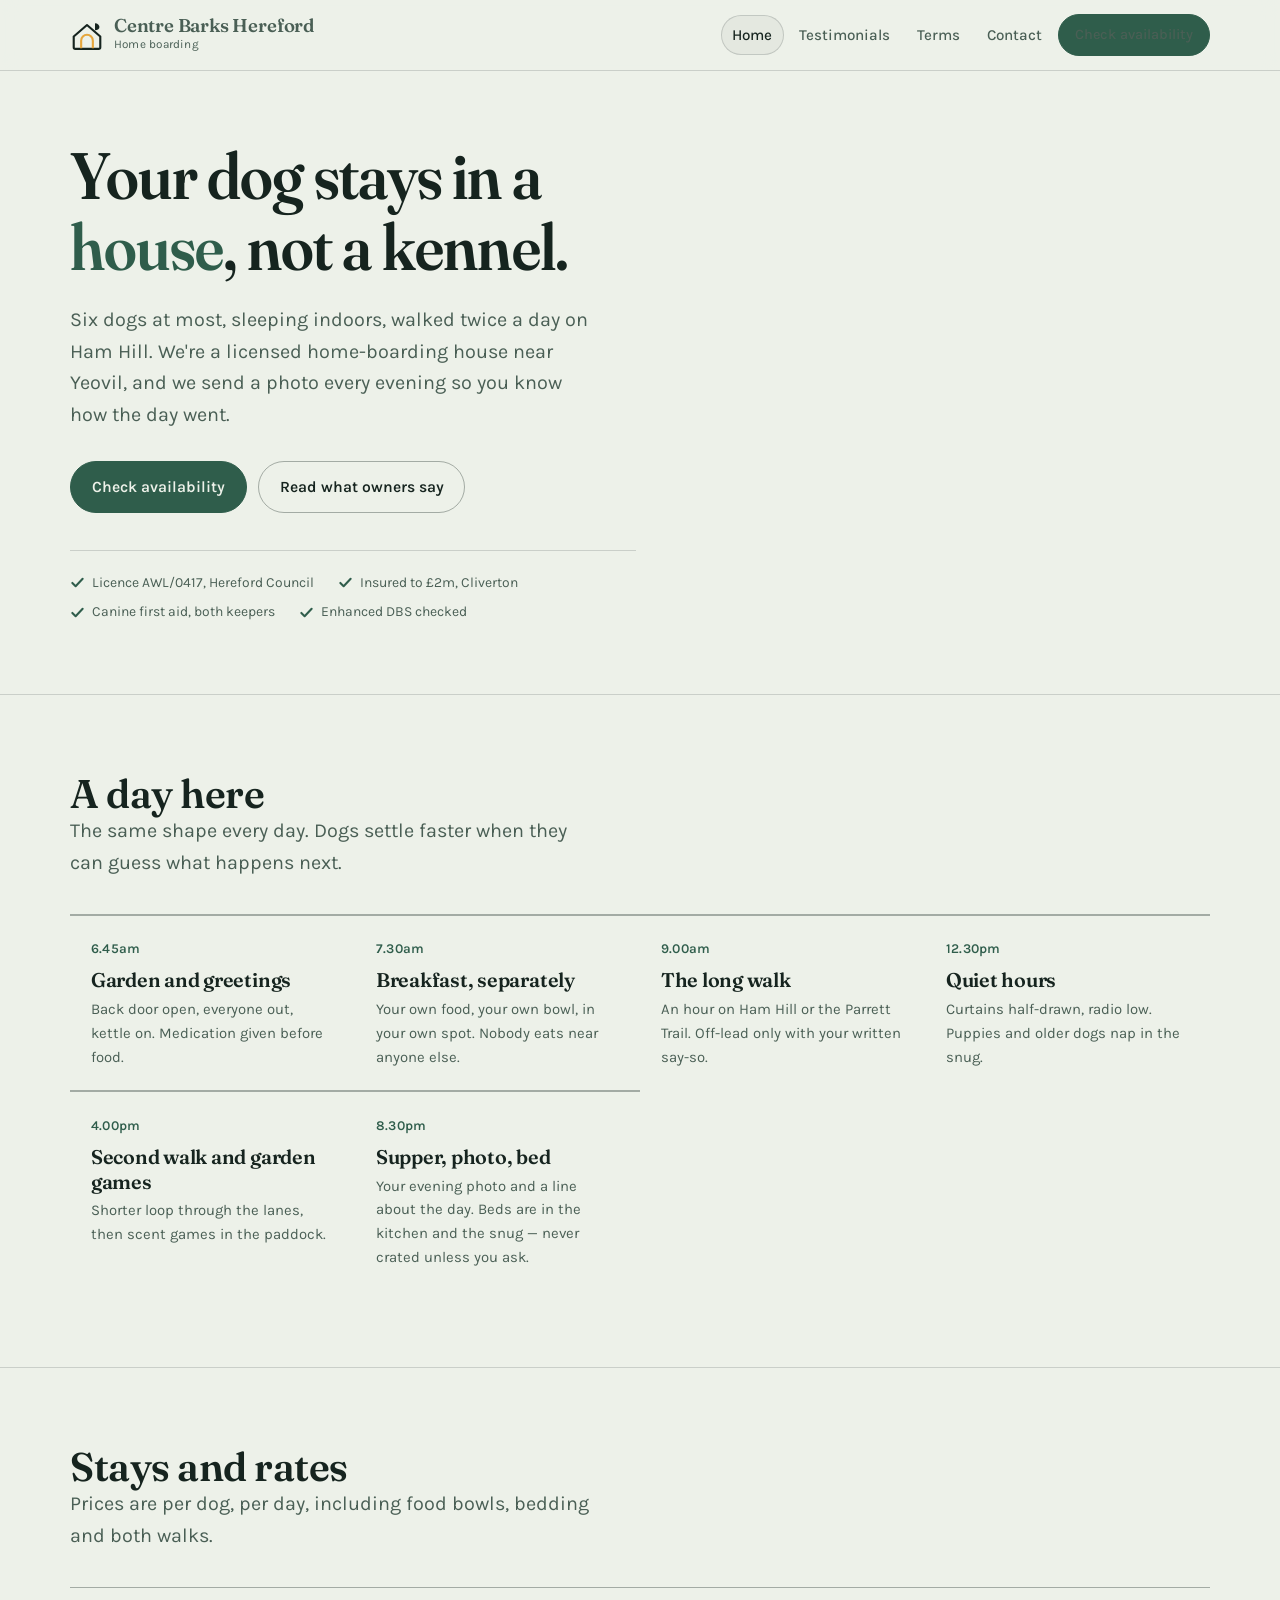
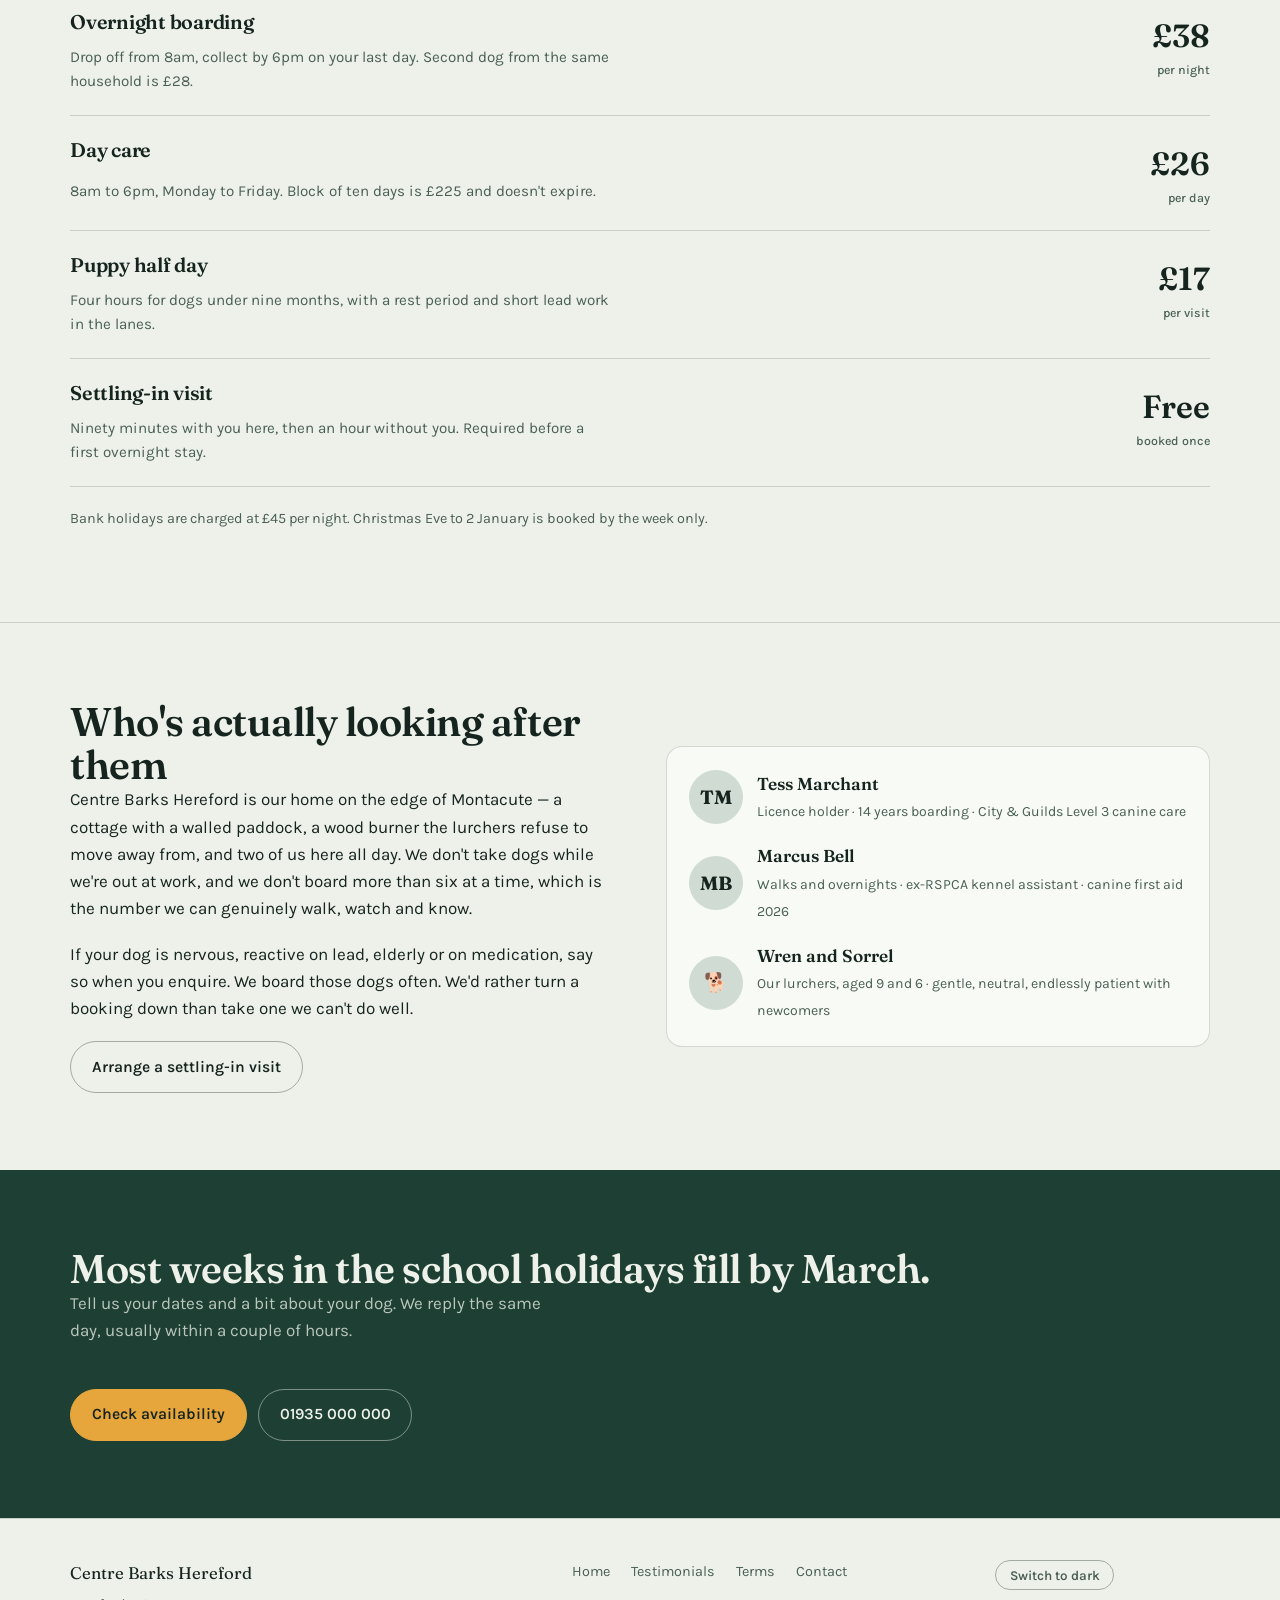
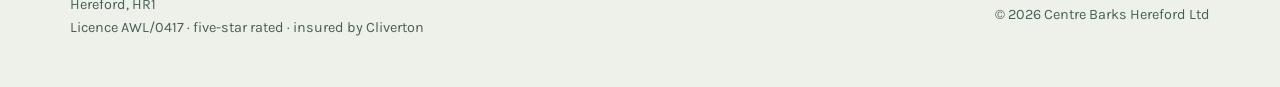
<file: index.html>
<!DOCTYPE html>
<html lang="en-GB">
<head>
<meta charset="utf-8">
<meta name="viewport" content="width=device-width, initial-scale=1">
<title>Centre Barks Hereford — dog boarding service</title>
<meta name="description" content="Licensed home boarding for dogs in Hereford. Six dogs at most, two walks a day, an evening photo every night.">
<link rel="preconnect" href="https://fonts.googleapis.com">
<link rel="preconnect" href="https://fonts.gstatic.com" crossorigin>
<link href="https://fonts.googleapis.com/css2?family=Fraunces:opsz,wght@9..144,400;9..144,600;9..144,700&family=Karla:wght@400;500;600;700&display=swap" rel="stylesheet">
<link rel="stylesheet" href="styles.css">
</head>
<body data-page="home">
<a class="skip" href="#main">Skip to content</a>

<header class="site-head">
  <div class="wrap head-in">
    <a class="brand" href="index.html" data-link="home">
      <svg viewBox="0 0 32 32" fill="none" aria-hidden="true">
        <path d="M3.5 17.4 16 6.6l12.5 10.8v10.1a1.5 1.5 0 0 1-1.5 1.5H5a1.5 1.5 0 0 1-1.5-1.5Z" stroke="currentColor" stroke-width="2" stroke-linejoin="round"/>
        <path d="M10.5 28.5v-7.2a5.5 5.5 0 0 1 11 0v7.2" stroke="#E6A63C" stroke-width="2" stroke-linejoin="round"/>
        <path d="M23.5 11.6V4.9c2.6 0 4.2 1.8 4.2 3.6 0 1.6-1.3 3.1-4.2 3.1Z" fill="currentColor"/>
      </svg>
      <span><b>Centre Barks Hereford</b><span>Home boarding</span></span>
    </a>
    <button class="menu-btn" id="menuBtn" aria-expanded="false" aria-controls="nav">Menu</button>
    <nav class="nav" id="nav" aria-label="Main">
      <a href="index.html" data-link="home">Home</a>
      <a href="testimonials.html" data-link="testimonials">Testimonials</a>
      <a href="terms.html" data-link="terms">Terms</a>
      <a href="contact.html" data-link="contact">Contact</a>
      <a class="btn small" href="contact.html" data-link="contact">Check availability</a>
    </nav>
  </div>
</header>

<main id="main">
<section class="hero">
  <div class="wrap hero-grid">
    <div>
      <h1>Your dog stays in a <em>house</em>, not a kennel.</h1>
      <p class="lede">Six dogs at most, sleeping indoors, walked twice a day on Ham Hill. We're a licensed home-boarding house near Yeovil, and we send a photo every evening so you know how the day went.</p>
      <div class="hero-actions">
        <a class="btn" href="contact.html" data-link="contact">Check availability</a>
        <a class="btn ghost" href="testimonials.html" data-link="testimonials">Read what owners say</a>
      </div>
      <div class="creds">
        <ul>
          <li><svg class="tick" viewBox="0 0 16 16" fill="none" aria-hidden="true"><path d="M2.5 8.5 6 12l7.5-8" stroke="currentColor" stroke-width="2.2" stroke-linecap="round" stroke-linejoin="round"/></svg>Licence AWL/0417, Hereford Council</li>
          <li><svg class="tick" viewBox="0 0 16 16" fill="none" aria-hidden="true"><path d="M2.5 8.5 6 12l7.5-8" stroke="currentColor" stroke-width="2.2" stroke-linecap="round" stroke-linejoin="round"/></svg>Insured to £2m, Cliverton</li>
          <li><svg class="tick" viewBox="0 0 16 16" fill="none" aria-hidden="true"><path d="M2.5 8.5 6 12l7.5-8" stroke="currentColor" stroke-width="2.2" stroke-linecap="round" stroke-linejoin="round"/></svg>Canine first aid, both keepers</li>
          <li><svg class="tick" viewBox="0 0 16 16" fill="none" aria-hidden="true"><path d="M2.5 8.5 6 12l7.5-8" stroke="currentColor" stroke-width="2.2" stroke-linecap="round" stroke-linejoin="round"/></svg>Enhanced DBS checked</li>
        </ul>
      </div>
    </div>
  </div>
</section>

<hr class="rule">

<section>
  <div class="wrap">
    <h2>A day here</h2>
    <p class="lede">The same shape every day. Dogs settle faster when they can guess what happens next.</p>
    <ol class="sched">
      <li><time>6.45am</time><h3>Garden and greetings</h3><p>Back door open, everyone out, kettle on. Medication given before food.</p></li>
      <li><time>7.30am</time><h3>Breakfast, separately</h3><p>Your own food, your own bowl, in your own spot. Nobody eats near anyone else.</p></li>
      <li><time>9.00am</time><h3>The long walk</h3><p>An hour on Ham Hill or the Parrett Trail. Off-lead only with your written say-so.</p></li>
      <li><time>12.30pm</time><h3>Quiet hours</h3><p>Curtains half-drawn, radio low. Puppies and older dogs nap in the snug.</p></li>
      <li><time>4.00pm</time><h3>Second walk and garden games</h3><p>Shorter loop through the lanes, then scent games in the paddock.</p></li>
      <li><time>8.30pm</time><h3>Supper, photo, bed</h3><p>Your evening photo and a line about the day. Beds are in the kitchen and the snug — never crated unless you ask.</p></li>
    </ol>
  </div>
</section>

<hr class="rule">

<section>
  <div class="wrap">
    <h2>Stays and rates</h2>
    <p class="lede">Prices are per dog, per day, including food bowls, bedding and both walks.</p>
    <div class="rates">
      <div class="rate">
        <h3>Overnight boarding</h3>
        <p>Drop off from 8am, collect by 6pm on your last day. Second dog from the same household is £28.</p>
        <div class="price">£38<small>per night</small></div>
      </div>
      <div class="rate">
        <h3>Day care</h3>
        <p>8am to 6pm, Monday to Friday. Block of ten days is £225 and doesn't expire.</p>
        <div class="price">£26<small>per day</small></div>
      </div>
      <div class="rate">
        <h3>Puppy half day</h3>
        <p>Four hours for dogs under nine months, with a rest period and short lead work in the lanes.</p>
        <div class="price">£17<small>per visit</small></div>
      </div>
      <div class="rate">
        <h3>Settling-in visit</h3>
        <p>Ninety minutes with you here, then an hour without you. Required before a first overnight stay.</p>
        <div class="price">Free<small>booked once</small></div>
      </div>
    </div>
    <p class="note">Bank holidays are charged at £45 per night. Christmas Eve to 2 January is booked by the week only.</p>
  </div>
</section>

<hr class="rule">

<section>
  <div class="wrap two">
    <div>
      <h2>Who's actually looking after them</h2>
      <p class="measure">Centre Barks Hereford is our home on the edge of Montacute — a cottage with a walled paddock, a wood burner the lurchers refuse to move away from, and two of us here all day. We don't take dogs while we're out at work, and we don't board more than six at a time, which is the number we can genuinely walk, watch and know.</p>
      <p class="measure">If your dog is nervous, reactive on lead, elderly or on medication, say so when you enquire. We board those dogs often. We'd rather turn a booking down than take one we can't do well.</p>
      <a class="btn ghost" href="contact.html" data-link="contact">Arrange a settling-in visit</a>
    </div>
    <div class="portrait">
      <div class="who"><div class="av">TM</div><div><b>Tess Marchant</b><span>Licence holder · 14 years boarding · City &amp; Guilds Level 3 canine care</span></div></div>
      <div class="who"><div class="av">MB</div><div><b>Marcus Bell</b><span>Walks and overnights · ex-RSPCA kennel assistant · canine first aid 2026</span></div></div>
      <div class="who"><div class="av">🐕</div><div><b>Wren and Sorrel</b><span>Our lurchers, aged 9 and 6 · gentle, neutral, endlessly patient with newcomers</span></div></div>
    </div>
  </div>
</section>

<section class="band">
  <div class="wrap band-in">
    <div>
      <h2>Most weeks in the school holidays fill by March.</h2>
      <p>Tell us your dates and a bit about your dog. We reply the same day, usually within a couple of hours.</p>
    </div>
    <div class="hero-actions" style="margin:0">
      <a class="btn" href="contact.html" data-link="contact">Check availability</a>
      <a class="btn ghost" href="tel:+441935000000">01935 000 000</a>
    </div>
  </div>
</section>
</main>

<footer class="site-foot">
  <div class="wrap foot-in">
    <div>
      <p style="margin:0 0 .35rem;font-family:var(--serif);font-size:1.05rem;color:var(--ink)">Centre Barks Hereford</p>
      <p style="margin:0">Hereford, HR1<br>Licence AWL/0417 · five-star rated · insured by Cliverton</p>
    </div>
    <nav class="foot-nav" aria-label="Footer">
      <a href="index.html" data-link="home">Home</a>
      <a href="testimonials.html" data-link="testimonials">Testimonials</a>
      <a href="terms.html" data-link="terms">Terms</a>
      <a href="contact.html" data-link="contact">Contact</a>
    </nav>
    <div>
      <button class="theme-btn" id="themeBtn">Switch to dark</button>
      <p style="margin:.8rem 0 0">© 2026 Centre Barks Hereford Ltd</p>
    </div>
  </div>
</footer>
<script src="script.js"></script>
</body>
</html>
</file>
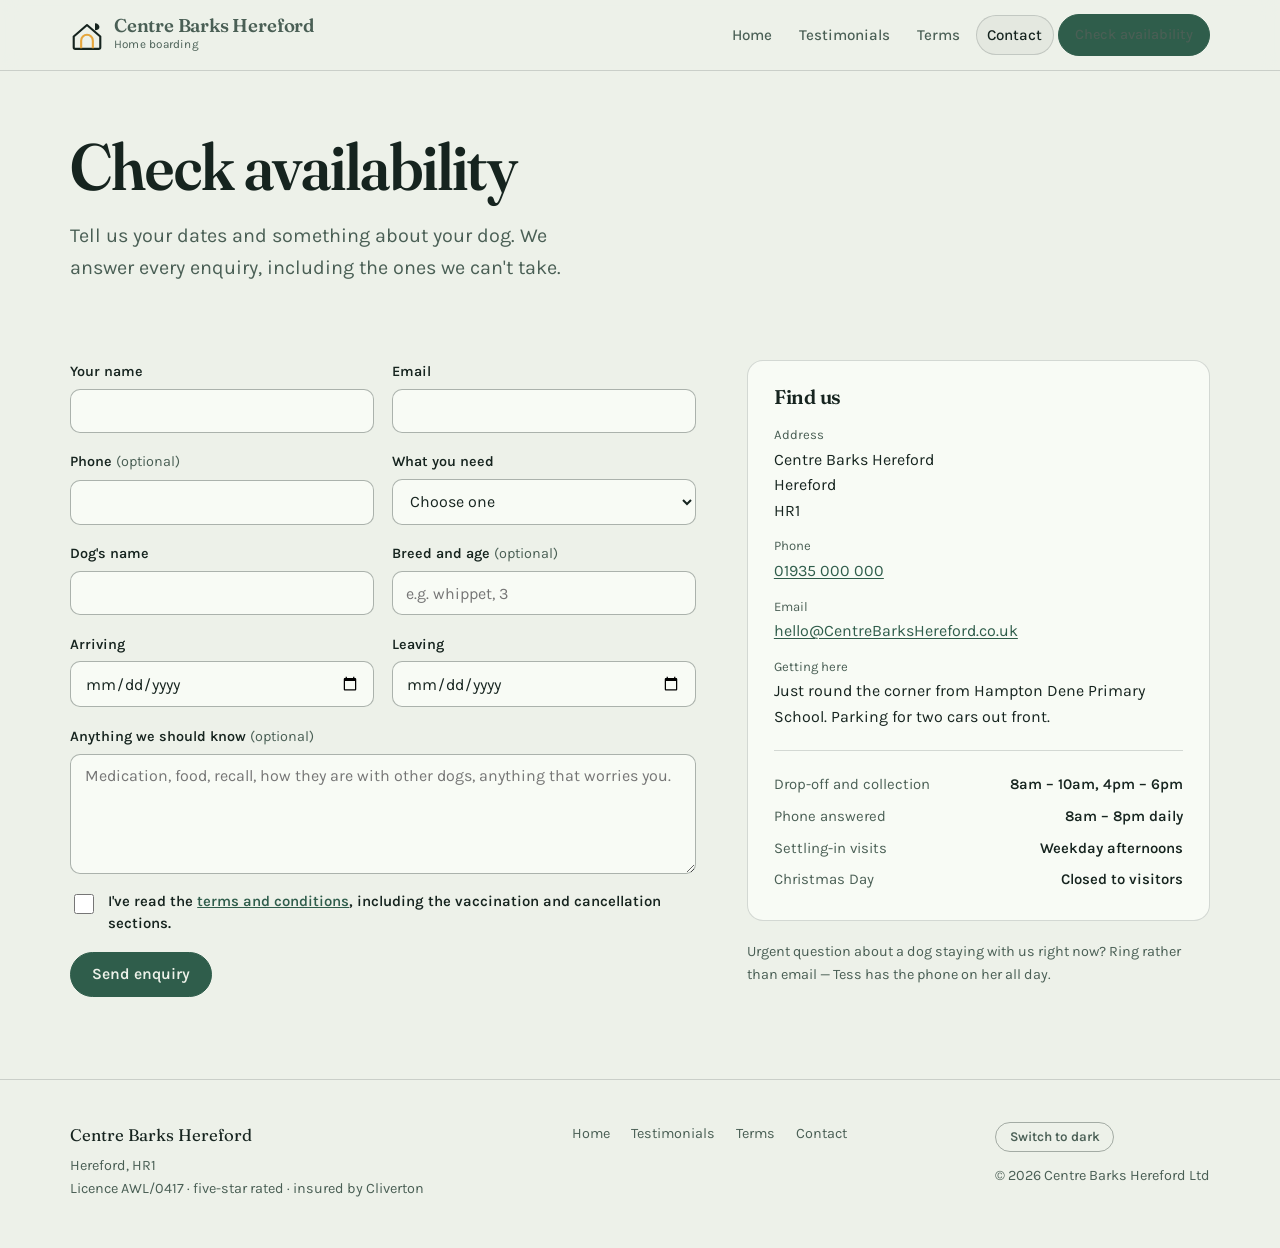
<file: contact.html>
<!DOCTYPE html>
<html lang="en-GB">
<head>
<meta charset="utf-8">
<meta name="viewport" content="width=device-width, initial-scale=1">
<title>Check availability — Centre Barks Hereford</title>
<meta name="description" content="Check availability, find us in Montacute, and send an enquiry about boarding or day care.">
<link rel="preconnect" href="https://fonts.googleapis.com">
<link rel="preconnect" href="https://fonts.gstatic.com" crossorigin>
<link href="https://fonts.googleapis.com/css2?family=Fraunces:opsz,wght@9..144,400;9..144,600;9..144,700&family=Karla:wght@400;500;600;700&display=swap" rel="stylesheet">
<link rel="stylesheet" href="styles.css">
</head>
<body data-page="contact">
<a class="skip" href="#main">Skip to content</a>

<header class="site-head">
  <div class="wrap head-in">
    <a class="brand" href="index.html" data-link="home">
      <svg viewBox="0 0 32 32" fill="none" aria-hidden="true">
        <path d="M3.5 17.4 16 6.6l12.5 10.8v10.1a1.5 1.5 0 0 1-1.5 1.5H5a1.5 1.5 0 0 1-1.5-1.5Z" stroke="currentColor" stroke-width="2" stroke-linejoin="round"/>
        <path d="M10.5 28.5v-7.2a5.5 5.5 0 0 1 11 0v7.2" stroke="#E6A63C" stroke-width="2" stroke-linejoin="round"/>
        <path d="M23.5 11.6V4.9c2.6 0 4.2 1.8 4.2 3.6 0 1.6-1.3 3.1-4.2 3.1Z" fill="currentColor"/>
      </svg>
      <span><b>Centre Barks Hereford</b><span>Home boarding</span></span>
    </a>
    <button class="menu-btn" id="menuBtn" aria-expanded="false" aria-controls="nav">Menu</button>
    <nav class="nav" id="nav" aria-label="Main">
      <a href="index.html" data-link="home">Home</a>
      <a href="testimonials.html" data-link="testimonials">Testimonials</a>
      <a href="terms.html" data-link="terms">Terms</a>
      <a href="contact.html" data-link="contact">Contact</a>
      <a class="btn small" href="contact.html" data-link="contact">Check availability</a>
    </nav>
  </div>
</header>

<main id="main">
<section class="page-head">
  <div class="wrap">
    <h1>Check availability</h1>
    <p class="lede">Tell us your dates and something about your dog. We answer every enquiry, including the ones we can't take.</p>
  </div>
</section>
<section style="padding-top:1.6rem">
  <div class="wrap contact-grid">
    <div>
      <form class="form" id="enquiry" novalidate>
        <div class="row2">
          <div class="field">
            <label for="name">Your name</label>
            <input id="name" name="name" autocomplete="name" required>
            <p class="err" id="err-name">Add your name so we know who we're replying to.</p>
          </div>
          <div class="field">
            <label for="email">Email</label>
            <input id="email" name="email" type="email" autocomplete="email" required>
            <p class="err" id="err-email">Check the email address — we can't reply without it.</p>
          </div>
        </div>
        <div class="row2">
          <div class="field">
            <label for="phone">Phone <span class="opt">(optional)</span></label>
            <input id="phone" name="phone" type="tel" autocomplete="tel">
            <p class="err" id="err-phone"></p>
          </div>
          <div class="field">
            <label for="service">What you need</label>
            <select id="service" name="service" required>
              <option value="">Choose one</option>
              <option>Overnight boarding</option>
              <option>Day care</option>
              <option>Puppy half day</option>
              <option>Settling-in visit</option>
              <option>Something else</option>
            </select>
            <p class="err" id="err-service">Pick the sort of stay you're after.</p>
          </div>
        </div>
        <div class="row2">
          <div class="field">
            <label for="dog">Dog's name</label>
            <input id="dog" name="dog" required>
            <p class="err" id="err-dog">We'd like to know who we're meeting.</p>
          </div>
          <div class="field">
            <label for="breed">Breed and age <span class="opt">(optional)</span></label>
            <input id="breed" name="breed" placeholder="e.g. whippet, 3">
            <p class="err" id="err-breed"></p>
          </div>
        </div>
        <div class="row2">
          <div class="field">
            <label for="from">Arriving</label>
            <input id="from" name="from" type="date" required>
            <p class="err" id="err-from">Add the first day of the stay.</p>
          </div>
          <div class="field">
            <label for="to">Leaving</label>
            <input id="to" name="to" type="date" required>
            <p class="err" id="err-to">The leaving date needs to be on or after the arrival date.</p>
          </div>
        </div>
        <div class="field">
          <label for="notes">Anything we should know <span class="opt">(optional)</span></label>
          <textarea id="notes" name="notes" placeholder="Medication, food, recall, how they are with other dogs, anything that worries you."></textarea>
        </div>
        <div class="field">
          <label class="check" for="agree">
            <input type="checkbox" id="agree" name="agree" required>
            <span>I've read the <a href="terms.html" data-link="terms">terms and conditions</a>, including the vaccination and cancellation sections.</span>
          </label>
          <p class="err" id="err-agree">Please confirm you've read the terms.</p>
        </div>
        <div><button class="btn" type="submit">Send enquiry</button></div>
      </form>
      <div id="confirm" hidden></div>
    </div>

    <div>
      <div class="details">
        <h3>Find us</h3>
        <dl>
          <div><dt>Address</dt><dd>Centre Barks Hereford<br>Hereford<br>HR1</dd></div>
          <div><dt>Phone</dt><dd><a href="tel:+441935000000">01935 000 000</a></dd></div>
          <div><dt>Email</dt><dd><a href="mailto:hello@CentreBarksHereford.co.uk">hello@CentreBarksHereford.co.uk</a></dd></div>
          <div><dt>Getting here</dt><dd>Just round the corner from Hampton Dene Primary School. Parking for two cars out front.</dd></div>
        </dl>
        <div class="hours">
          <div><span>Drop-off and collection</span><b>8am – 10am, 4pm – 6pm</b></div>
          <div><span>Phone answered</span><b>8am – 8pm daily</b></div>
          <div><span>Settling-in visits</span><b>Weekday afternoons</b></div>
          <div><span>Christmas Day</span><b>Closed to visitors</b></div>
        </div>
      </div>
      <p class="note">Urgent question about a dog staying with us right now? Ring rather than email — Tess has the phone on her all day.</p>
    </div>
  </div>
</section>
</main>

<footer class="site-foot">
  <div class="wrap foot-in">
    <div>
      <p style="margin:0 0 .35rem;font-family:var(--serif);font-size:1.05rem;color:var(--ink)">Centre Barks Hereford</p>
      <p style="margin:0">Hereford, HR1<br>Licence AWL/0417 · five-star rated · insured by Cliverton</p>
    </div>
    <nav class="foot-nav" aria-label="Footer">
      <a href="index.html" data-link="home">Home</a>
      <a href="testimonials.html" data-link="testimonials">Testimonials</a>
      <a href="terms.html" data-link="terms">Terms</a>
      <a href="contact.html" data-link="contact">Contact</a>
    </nav>
    <div>
      <button class="theme-btn" id="themeBtn">Switch to dark</button>
      <p style="margin:.8rem 0 0">© 2026 Centre Barks Hereford Ltd</p>
    </div>
  </div>
</footer>
<script src="script.js"></script>
</body>
</html>
</file>
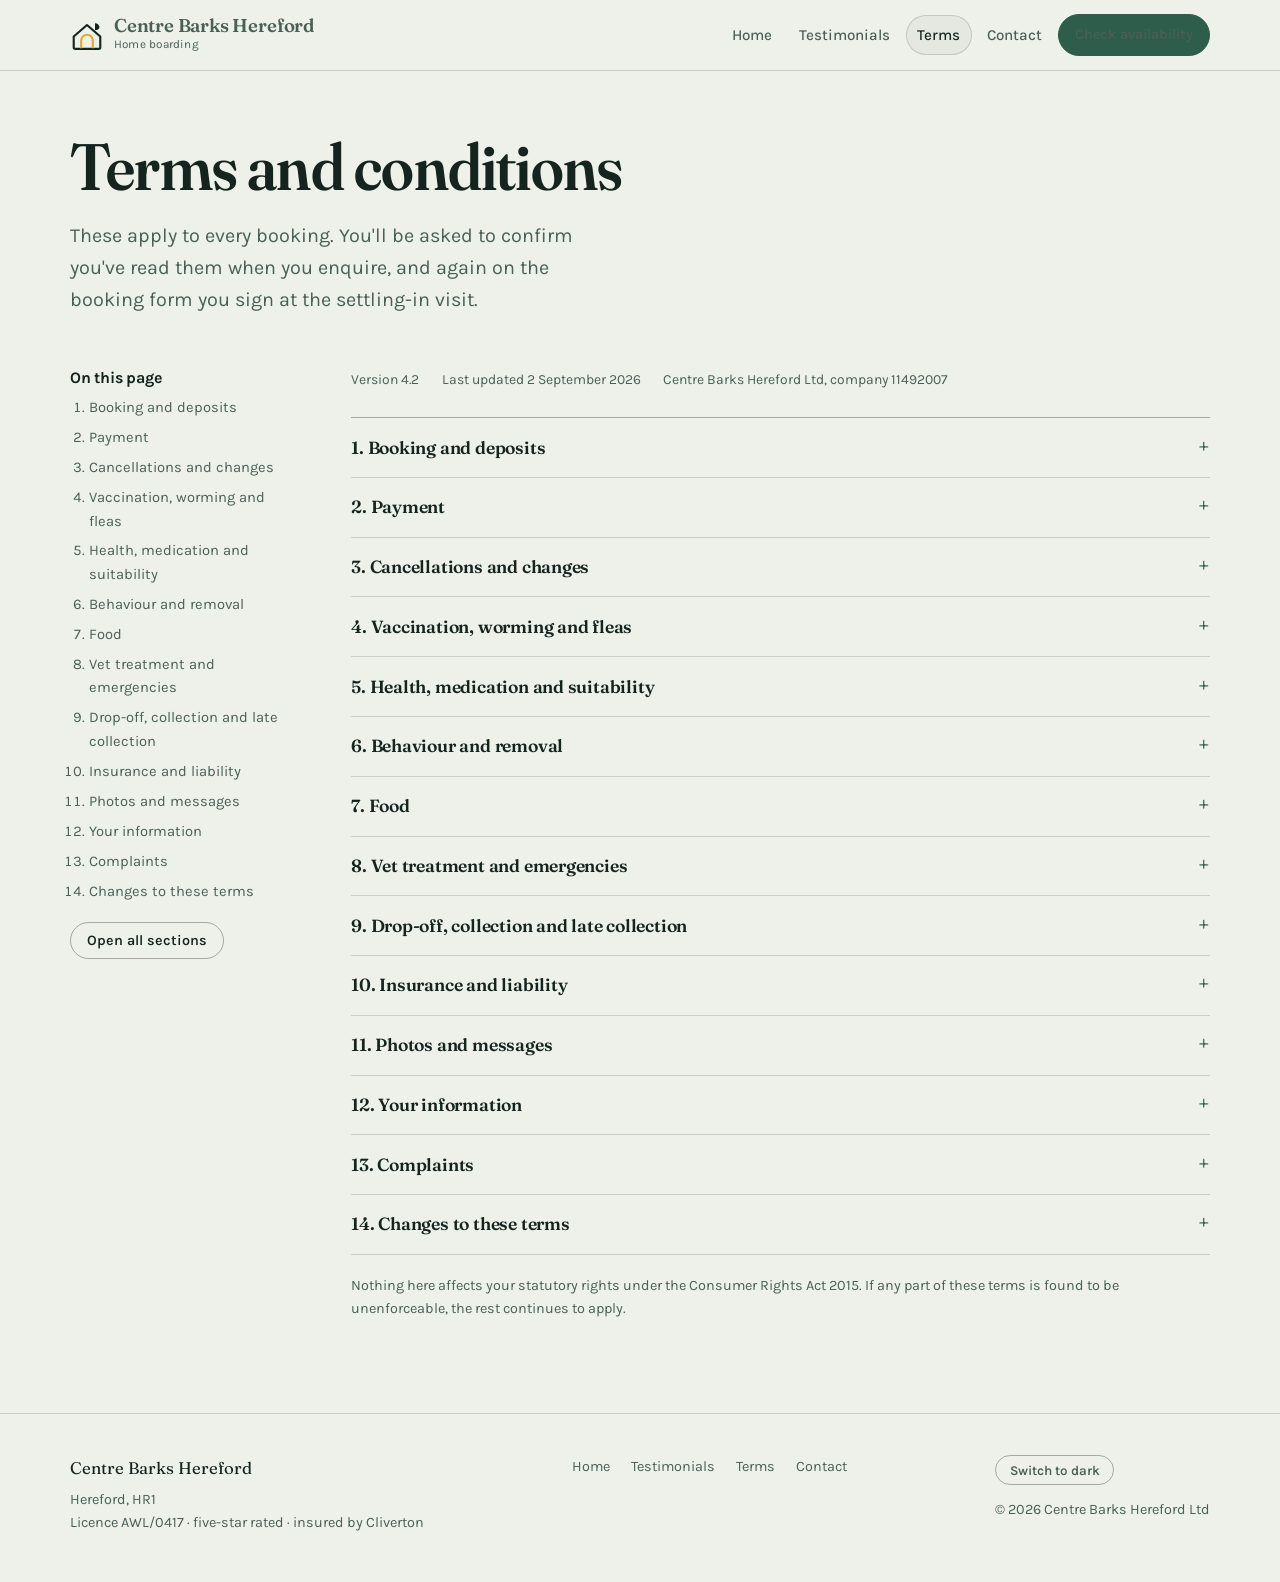
<file: terms.html>
<!DOCTYPE html>
<html lang="en-GB">
<head>
<meta charset="utf-8">
<meta name="viewport" content="width=device-width, initial-scale=1">
<title>Terms and conditions — Centre Barks Hereford</title>
<meta name="description" content="Booking, payment, cancellation, vaccination and veterinary terms for stays at Centre Barks Hereford.">
<link rel="preconnect" href="https://fonts.googleapis.com">
<link rel="preconnect" href="https://fonts.gstatic.com" crossorigin>
<link href="https://fonts.googleapis.com/css2?family=Fraunces:opsz,wght@9..144,400;9..144,600;9..144,700&family=Karla:wght@400;500;600;700&display=swap" rel="stylesheet">
<link rel="stylesheet" href="styles.css">
</head>
<body data-page="terms">
<a class="skip" href="#main">Skip to content</a>

<header class="site-head">
  <div class="wrap head-in">
    <a class="brand" href="index.html" data-link="home">
      <svg viewBox="0 0 32 32" fill="none" aria-hidden="true">
        <path d="M3.5 17.4 16 6.6l12.5 10.8v10.1a1.5 1.5 0 0 1-1.5 1.5H5a1.5 1.5 0 0 1-1.5-1.5Z" stroke="currentColor" stroke-width="2" stroke-linejoin="round"/>
        <path d="M10.5 28.5v-7.2a5.5 5.5 0 0 1 11 0v7.2" stroke="#E6A63C" stroke-width="2" stroke-linejoin="round"/>
        <path d="M23.5 11.6V4.9c2.6 0 4.2 1.8 4.2 3.6 0 1.6-1.3 3.1-4.2 3.1Z" fill="currentColor"/>
      </svg>
      <span><b>Centre Barks Hereford</b><span>Home boarding</span></span>
    </a>
    <button class="menu-btn" id="menuBtn" aria-expanded="false" aria-controls="nav">Menu</button>
    <nav class="nav" id="nav" aria-label="Main">
      <a href="index.html" data-link="home">Home</a>
      <a href="testimonials.html" data-link="testimonials">Testimonials</a>
      <a href="terms.html" data-link="terms">Terms</a>
      <a href="contact.html" data-link="contact">Contact</a>
      <a class="btn small" href="contact.html" data-link="contact">Check availability</a>
    </nav>
  </div>
</header>

<main id="main">
<section class="page-head">
  <div class="wrap">
    <h1>Terms and conditions</h1>
    <p class="lede">These apply to every booking. You'll be asked to confirm you've read them when you enquire, and again on the booking form you sign at the settling-in visit.</p>
  </div>
</section>
<section style="padding-top:2rem">
  <div class="wrap terms-grid">
    <aside class="toc">
      <h2>On this page</h2>
      <ol id="tocList"></ol>
      <p style="margin-top:1.2rem"><button class="btn ghost small" id="expandAll">Open all sections</button></p>
    </aside>
    <div>
      <div class="terms-meta">
        <span>Version 4.2</span>
        <span>Last updated 2 September 2026</span>
        <span>Centre Barks Hereford Ltd, company 11492007</span>
      </div>
      <div class="acc" id="acc"></div>
      <p class="note">Nothing here affects your statutory rights under the Consumer Rights Act 2015. If any part of these terms is found to be unenforceable, the rest continues to apply.</p>
    </div>
  </div>
</section>
</main>

<footer class="site-foot">
  <div class="wrap foot-in">
    <div>
      <p style="margin:0 0 .35rem;font-family:var(--serif);font-size:1.05rem;color:var(--ink)">Centre Barks Hereford</p>
      <p style="margin:0">Hereford, HR1<br>Licence AWL/0417 · five-star rated · insured by Cliverton</p>
    </div>
    <nav class="foot-nav" aria-label="Footer">
      <a href="index.html" data-link="home">Home</a>
      <a href="testimonials.html" data-link="testimonials">Testimonials</a>
      <a href="terms.html" data-link="terms">Terms</a>
      <a href="contact.html" data-link="contact">Contact</a>
    </nav>
    <div>
      <button class="theme-btn" id="themeBtn">Switch to dark</button>
      <p style="margin:.8rem 0 0">© 2026 Centre Barks Hereford Ltd</p>
    </div>
  </div>
</footer>
<script src="script.js"></script>
</body>
</html>
</file>
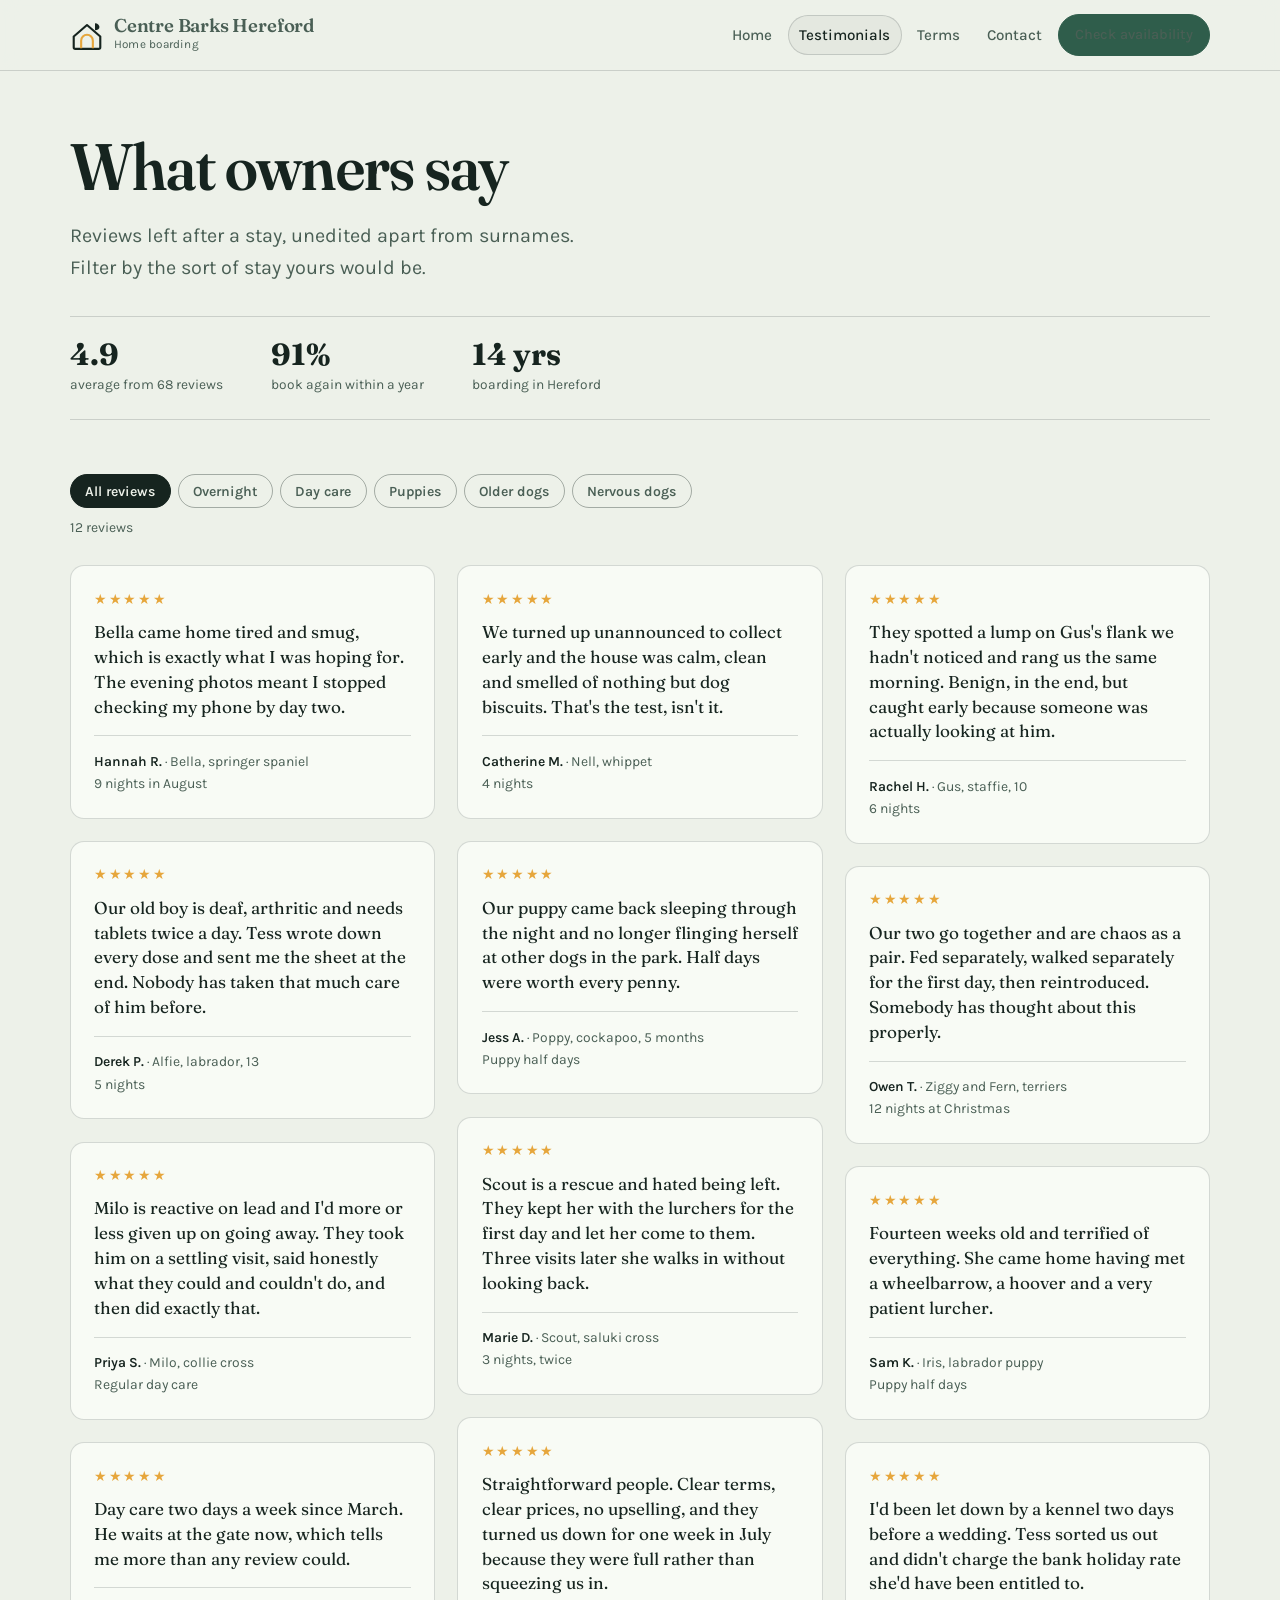
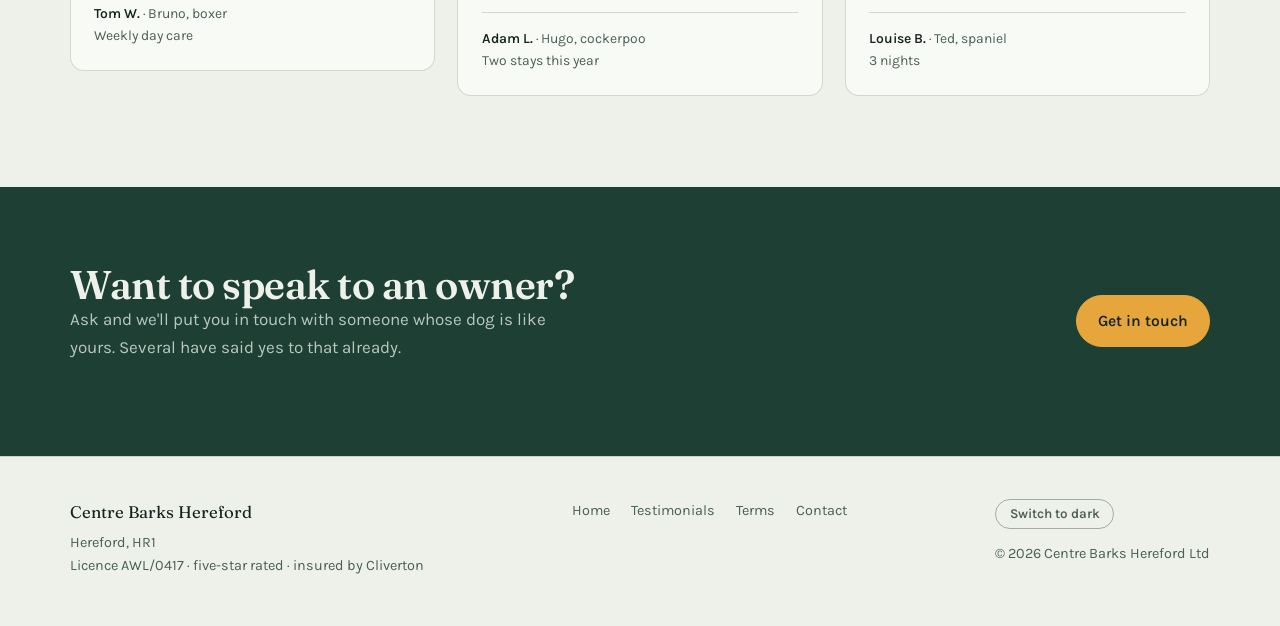
<file: testimonials.html>
<!DOCTYPE html>
<html lang="en-GB">
<head>
<meta charset="utf-8">
<meta name="viewport" content="width=device-width, initial-scale=1">
<title>Testimonials — Centre Barks Hereford</title>
<meta name="description" content="Reviews from owners whose dogs have stayed at Centre Barks Hereford, filterable by type of stay.">
<link rel="preconnect" href="https://fonts.googleapis.com">
<link rel="preconnect" href="https://fonts.gstatic.com" crossorigin>
<link href="https://fonts.googleapis.com/css2?family=Fraunces:opsz,wght@9..144,400;9..144,600;9..144,700&family=Karla:wght@400;500;600;700&display=swap" rel="stylesheet">
<link rel="stylesheet" href="styles.css">
</head>
<body data-page="testimonials">
<a class="skip" href="#main">Skip to content</a>

<header class="site-head">
  <div class="wrap head-in">
    <a class="brand" href="index.html" data-link="home">
      <svg viewBox="0 0 32 32" fill="none" aria-hidden="true">
        <path d="M3.5 17.4 16 6.6l12.5 10.8v10.1a1.5 1.5 0 0 1-1.5 1.5H5a1.5 1.5 0 0 1-1.5-1.5Z" stroke="currentColor" stroke-width="2" stroke-linejoin="round"/>
        <path d="M10.5 28.5v-7.2a5.5 5.5 0 0 1 11 0v7.2" stroke="#E6A63C" stroke-width="2" stroke-linejoin="round"/>
        <path d="M23.5 11.6V4.9c2.6 0 4.2 1.8 4.2 3.6 0 1.6-1.3 3.1-4.2 3.1Z" fill="currentColor"/>
      </svg>
      <span><b>Centre Barks Hereford</b><span>Home boarding</span></span>
    </a>
    <button class="menu-btn" id="menuBtn" aria-expanded="false" aria-controls="nav">Menu</button>
    <nav class="nav" id="nav" aria-label="Main">
      <a href="index.html" data-link="home">Home</a>
      <a href="testimonials.html" data-link="testimonials">Testimonials</a>
      <a href="terms.html" data-link="terms">Terms</a>
      <a href="contact.html" data-link="contact">Contact</a>
      <a class="btn small" href="contact.html" data-link="contact">Check availability</a>
    </nav>
  </div>
</header>

<main id="main">
<section class="page-head">
  <div class="wrap">
    <h1>What owners say</h1>
    <p class="lede">Reviews left after a stay, unedited apart from surnames. Filter by the sort of stay yours would be.</p>
    <div class="summary-row">
      <div><b>4.9</b><span>average from 68 reviews</span></div>
      <div><b>91%</b><span>book again within a year</span></div>
      <div><b>14 yrs</b><span>boarding in Hereford</span></div>
    </div>
  </div>
</section>
<section style="padding-top:1.4rem">
  <div class="wrap">
    <div class="filters" id="filters" role="group" aria-label="Filter reviews"></div>
    <p class="count" id="reviewCount" aria-live="polite"></p>
    <div class="quotes" id="quotes"></div>
  </div>
</section>
<section class="band">
  <div class="wrap band-in">
    <div>
      <h2>Want to speak to an owner?</h2>
      <p>Ask and we'll put you in touch with someone whose dog is like yours. Several have said yes to that already.</p>
    </div>
    <a class="btn" href="contact.html" data-link="contact">Get in touch</a>
  </div>
</section>
</main>

<footer class="site-foot">
  <div class="wrap foot-in">
    <div>
      <p style="margin:0 0 .35rem;font-family:var(--serif);font-size:1.05rem;color:var(--ink)">Centre Barks Hereford</p>
      <p style="margin:0">Hereford, HR1<br>Licence AWL/0417 · five-star rated · insured by Cliverton</p>
    </div>
    <nav class="foot-nav" aria-label="Footer">
      <a href="index.html" data-link="home">Home</a>
      <a href="testimonials.html" data-link="testimonials">Testimonials</a>
      <a href="terms.html" data-link="terms">Terms</a>
      <a href="contact.html" data-link="contact">Contact</a>
    </nav>
    <div>
      <button class="theme-btn" id="themeBtn">Switch to dark</button>
      <p style="margin:.8rem 0 0">© 2026 Centre Barks Hereford Ltd</p>
    </div>
  </div>
</footer>
<script src="script.js"></script>
</body>
</html>
</file>
<file: styles.css>
:root{
  --paper:#EDF1E9;
  --surface:#F8FBF5;
  --ink:#16241F;
  --ink-soft:#4A5F55;
  --moss:#2F5D4B;
  --moss-deep:#1E4034;
  --marigold:#E6A63C;
  --line:rgba(22,36,31,.16);
  --line-strong:rgba(22,36,31,.34);
  --shade:rgba(22,36,31,.045);
  --focus:#2F5D4B;
  --serif:"Fraunces",Georgia,"Times New Roman",serif;
  --sans:"Karla","Helvetica Neue",Arial,sans-serif;
  --wrap:1140px;
}
@media (prefers-color-scheme: dark){
  :root:not([data-theme="light"]){
    --paper:#0F1714;
    --surface:#16211D;
    --ink:#E6EDE5;
    --ink-soft:#A3B5AA;
    --moss:#7FBBA1;
    --moss-deep:#B9DCC9;
    --marigold:#E8B357;
    --line:rgba(230,237,229,.18);
    --line-strong:rgba(230,237,229,.38);
    --shade:rgba(230,237,229,.05);
    --focus:#7FBBA1;
  }
}
:root[data-theme="dark"]{
  --paper:#0F1714;
  --surface:#16211D;
  --ink:#E6EDE5;
  --ink-soft:#A3B5AA;
  --moss:#7FBBA1;
  --moss-deep:#B9DCC9;
  --marigold:#E8B357;
  --line:rgba(230,237,229,.18);
  --line-strong:rgba(230,237,229,.38);
  --shade:rgba(230,237,229,.05);
  --focus:#7FBBA1;
}

*{box-sizing:border-box}
html{-webkit-text-size-adjust:100%}
body{
  margin:0;background:var(--paper);color:var(--ink);
  font-family:var(--sans);font-size:17px;line-height:1.6;
  font-feature-settings:"kern";
}
img{max-width:100%;height:auto}
a{color:inherit}
:focus-visible{outline:2.5px solid var(--focus);outline-offset:3px;border-radius:2px}
h1,h2,h3,h4{font-family:var(--serif);font-weight:600;line-height:1.08;margin:0;letter-spacing:-.012em}
h1{font-size:clamp(2.45rem,6.2vw,4.1rem);font-variation-settings:"SOFT" 40,"opsz" 120}
h2{font-size:clamp(1.75rem,3.6vw,2.5rem)}
h3{font-size:1.24rem;line-height:1.25}
p{margin:0 0 1.1em}
.wrap{width:min(var(--wrap),100% - 2.6rem);margin-inline:auto}
@media (max-width:640px){.wrap{width:min(var(--wrap),100% - 1.9rem)}}
.lede{font-size:clamp(1.06rem,2.1vw,1.24rem);color:var(--ink-soft);max-width:44ch}
.measure{max-width:66ch}

/* ---------- header ---------- */
.site-head{
  position:sticky;top:0;z-index:60;background:color-mix(in srgb,var(--paper) 90%,transparent);
  backdrop-filter:blur(9px);border-bottom:1px solid var(--line);
}
.head-in{display:flex;align-items:center;gap:1.4rem;min-height:70px}
.brand{display:flex;align-items:center;gap:.62rem;text-decoration:none;flex:1 1 auto;padding:.3rem 0}
.brand svg{width:34px;height:34px;flex:none}
.brand b{font-family:var(--serif);font-size:1.16rem;font-weight:600;letter-spacing:-.01em;display:block;line-height:1.05}
.brand span{font-size:.735rem;color:var(--ink-soft);letter-spacing:.02em}
.nav{display:flex;align-items:center;gap:.25rem}
.nav a{
  text-decoration:none;font-size:.95rem;font-weight:500;padding:.5rem .72rem;border-radius:999px;
  color:var(--ink-soft);
}
.nav a:hover{color:var(--ink);background:var(--shade)}
.nav a[aria-current="page"]{color:var(--ink);background:var(--shade);box-shadow:inset 0 0 0 1px var(--line)}
.btn{
  display:inline-flex;align-items:center;justify-content:center;gap:.5rem;
  font-family:var(--sans);font-size:.98rem;font-weight:600;padding:.78rem 1.3rem;
  border-radius:999px;border:1.5px solid var(--moss);background:var(--moss);color:#F8FBF5;
  text-decoration:none;cursor:pointer;transition:filter .15s ease,background .15s ease;
}
:root[data-theme="dark"] .btn,
:where(:root:not([data-theme="light"])) .btn{color:var(--paper)}
.btn:hover{filter:brightness(1.08)}
.btn.ghost{background:transparent;color:var(--ink);border-color:var(--line-strong)}
.btn.ghost:hover{background:var(--shade);filter:none}
.btn.small{padding:.55rem 1rem;font-size:.9rem}
.menu-btn{display:none;background:none;border:1.5px solid var(--line-strong);border-radius:999px;
  padding:.5rem .85rem;font:600 .93rem var(--sans);color:var(--ink);cursor:pointer}
@media (max-width:860px){
  .nav{
    display:none;position:absolute;left:0;right:0;top:100%;flex-direction:column;align-items:stretch;
    gap:0;background:var(--surface);border-bottom:1px solid var(--line);padding:.5rem .95rem 1rem;
  }
  .nav.open{display:flex}
  .nav a{padding:.85rem .6rem;border-radius:10px;font-size:1.05rem;border-bottom:1px solid var(--line)}
  .nav a:last-of-type{border-bottom:0}
  .nav .btn{margin-top:.7rem}
  .menu-btn{display:inline-block}
  .head-in{position:relative}
}

/* ---------- page mechanics ---------- */
section{padding-block:clamp(3rem,6vw,5.3rem)}
.rule{border:0;border-top:1px solid var(--line);margin:0}

/* ---------- hero ---------- */
.hero{padding-block:clamp(2.6rem,5.5vw,4.6rem)}
.hero-grid{display:grid;grid-template-columns:1.04fr .96fr;gap:clamp(2rem,4vw,3.6rem);align-items:start}
@media (max-width:940px){.hero-grid{grid-template-columns:1fr}}
.hero h1 em{font-style:normal;color:var(--moss)}
.hero .lede{margin-top:1.3rem}
.hero-actions{display:flex;flex-wrap:wrap;gap:.7rem;margin-top:1.9rem}
.creds{display:flex;flex-wrap:wrap;gap:.45rem 1.5rem;margin-top:2.3rem;padding-top:1.3rem;
  border-top:1px solid var(--line);font-size:.87rem;color:var(--ink-soft)}
.creds li{list-style:none;display:flex;align-items:center;gap:.45rem}
.creds ul{display:contents}
.tick{width:15px;height:15px;flex:none;color:var(--moss)}

/* diary */
.diary{background:var(--surface);border:1px solid var(--line);border-radius:18px;overflow:hidden;
  box-shadow:0 18px 40px -34px rgba(22,36,31,.6)}
.diary-top{padding:1.15rem 1.25rem .9rem;border-bottom:1px solid var(--line);display:flex;
  justify-content:space-between;align-items:flex-end;gap:1rem}
.diary-top h2{font-size:1.28rem}
.diary-top p{margin:.25rem 0 0;font-size:.85rem;color:var(--ink-soft)}
.beds{text-align:right;font-size:.83rem;color:var(--ink-soft);flex:none}
.beds b{display:block;font-family:var(--serif);font-size:1.6rem;color:var(--ink);line-height:1}
.days{display:flex;gap:.3rem;padding:.7rem .9rem;border-bottom:1px solid var(--line);overflow-x:auto;
  scrollbar-width:thin}
.day{
  flex:none;border:1px solid transparent;background:none;cursor:pointer;font:600 .84rem var(--sans);
  color:var(--ink-soft);padding:.42rem .68rem;border-radius:999px;white-space:nowrap;
}
.day:hover{background:var(--shade);color:var(--ink)}
.day[aria-selected="true"]{background:var(--moss);color:var(--surface);border-color:var(--moss)}
:root[data-theme="dark"] .day[aria-selected="true"]{color:#0F1714}
.guests{margin:0;padding:.35rem 0 .5rem;list-style:none}
.guest{display:grid;grid-template-columns:auto 1fr auto;gap:.2rem .85rem;align-items:baseline;
  padding:.72rem 1.25rem;border-bottom:1px solid var(--line)}
.guest:last-child{border-bottom:0}
.guest .nm{font-family:var(--serif);font-size:1.06rem;font-weight:600}
.guest .breed{grid-column:2;font-size:.85rem;color:var(--ink-soft)}
.guest .tag{grid-row:1 / span 2;align-self:center;font-size:.73rem;font-weight:600;color:var(--moss-deep);
  background:color-mix(in srgb,var(--moss) 16%,transparent);padding:.24rem .6rem;border-radius:999px;white-space:nowrap}
.guest .dot{grid-row:1 / span 2;align-self:center;width:34px;height:34px;border-radius:50%;
  background:color-mix(in srgb,var(--marigold) 34%,var(--surface));display:grid;place-items:center;
  font-family:var(--serif);font-weight:700;font-size:1rem;color:var(--ink)}
.diary-foot{padding:.85rem 1.25rem;font-size:.82rem;color:var(--ink-soft);background:var(--shade)}

/* ---------- day schedule ---------- */
.sched{list-style:none;margin:2.2rem 0 0;padding:0;display:grid;gap:0;
  grid-template-columns:repeat(auto-fit,minmax(230px,1fr))}
.sched li{padding:1.15rem 1.3rem 1.3rem;border-top:2px solid var(--line-strong)}
.sched time{font:600 .84rem var(--sans);color:var(--moss);letter-spacing:.02em}
.sched h3{margin:.45rem 0 .3rem}
.sched p{margin:0;font-size:.93rem;color:var(--ink-soft)}

/* ---------- rates ---------- */
.rates{margin-top:2.2rem;border-top:1px solid var(--line-strong)}
.rate{display:grid;grid-template-columns:1fr auto;gap:.3rem 1.5rem;padding:1.35rem 0;
  border-bottom:1px solid var(--line);align-items:start}
.rate h3{grid-column:1}
.rate p{grid-column:1;margin:.35rem 0 0;font-size:.95rem;color:var(--ink-soft);max-width:60ch}
.rate .price{grid-row:1 / span 2;grid-column:2;text-align:right;font-family:var(--serif);
  font-size:clamp(1.5rem,3.4vw,2rem);font-weight:600;white-space:nowrap}
.rate .price small{display:block;font-family:var(--sans);font-size:.78rem;font-weight:500;color:var(--ink-soft)}
.note{font-size:.9rem;color:var(--ink-soft);margin-top:1.2rem}

/* ---------- keepers ---------- */
.two{display:grid;grid-template-columns:1fr 1fr;gap:clamp(1.8rem,4vw,3.4rem);align-items:center}
@media (max-width:860px){.two{grid-template-columns:1fr}}
.portrait{border-radius:16px;border:1px solid var(--line);background:var(--surface);padding:1.4rem;
  display:grid;gap:1.1rem}
.who{display:flex;gap:.9rem;align-items:center}
.who .av{width:54px;height:54px;border-radius:50%;flex:none;display:grid;place-items:center;
  font-family:var(--serif);font-weight:700;font-size:1.2rem;background:color-mix(in srgb,var(--moss) 20%,transparent)}
.who b{display:block;font-family:var(--serif);font-size:1.08rem;font-weight:600}
.who span{font-size:.88rem;color:var(--ink-soft)}

/* ---------- cta band ---------- */
.band{background:var(--moss-deep);color:#EDF1E9}
:root[data-theme="dark"] .band{background:var(--surface);border-block:1px solid var(--line);color:var(--ink)}
.band h2{color:inherit}
.band p{color:color-mix(in srgb,#EDF1E9 76%,transparent);max-width:48ch}
:root[data-theme="dark"] .band p{color:var(--ink-soft)}
.band .btn{background:var(--marigold);border-color:var(--marigold);color:#16241F}
.band .btn.ghost{background:transparent;color:inherit;border-color:color-mix(in srgb,#EDF1E9 45%,transparent)}
.band-in{display:flex;flex-wrap:wrap;gap:1.6rem 2.5rem;align-items:center;justify-content:space-between}

/* ---------- testimonials ---------- */
.page-head{padding-block:clamp(2.4rem,5vw,3.8rem) 0}
.page-head .lede{margin-top:1.1rem}
.filters{display:flex;flex-wrap:wrap;gap:.45rem;margin:2rem 0 .6rem}
.chip{border:1.5px solid var(--line-strong);background:none;border-radius:999px;cursor:pointer;
  font:600 .88rem var(--sans);color:var(--ink-soft);padding:.45rem .9rem}
.chip:hover{background:var(--shade);color:var(--ink)}
.chip[aria-pressed="true"]{background:var(--ink);border-color:var(--ink);color:var(--paper)}
.count{font-size:.87rem;color:var(--ink-soft);margin:0 0 1.6rem}
.quotes{columns:3 300px;column-gap:1.4rem}
.quote{break-inside:avoid;margin:0 0 1.4rem;padding:1.4rem 1.45rem;background:var(--surface);
  border:1px solid var(--line);border-radius:14px}
.quote blockquote{margin:0;font-family:var(--serif);font-size:1.07rem;line-height:1.45}
.quote figcaption{margin-top:1rem;padding-top:.9rem;border-top:1px solid var(--line);font-size:.87rem;color:var(--ink-soft)}
.quote figcaption b{color:var(--ink);font-weight:600}
.stars{color:var(--marigold);letter-spacing:.12em;font-size:.85rem;margin-bottom:.6rem}
.empty{border:1px dashed var(--line-strong);border-radius:14px;padding:2rem;text-align:center;color:var(--ink-soft)}
.summary-row{display:flex;flex-wrap:wrap;gap:1.6rem 3rem;padding:1.4rem 0;border-block:1px solid var(--line);margin-top:2rem}
.summary-row div b{display:block;font-family:var(--serif);font-size:1.9rem;line-height:1}
.summary-row div span{font-size:.86rem;color:var(--ink-soft)}

/* ---------- terms ---------- */
.terms-grid{display:grid;grid-template-columns:230px 1fr;gap:clamp(1.6rem,4vw,3.4rem);align-items:start}
@media (max-width:860px){.terms-grid{grid-template-columns:1fr}}
.toc{position:sticky;top:92px;font-size:.92rem}
@media (max-width:860px){.toc{position:static;border:1px solid var(--line);border-radius:12px;padding:1rem 1.1rem;background:var(--surface)}}
.toc ol{margin:.6rem 0 0;padding:0 0 0 1.2rem;color:var(--ink-soft)}
.toc li{margin-bottom:.4rem}
.toc a{text-decoration:none}
.toc a:hover{color:var(--moss);text-decoration:underline}
.toc h2{font-size:1rem;font-family:var(--sans);font-weight:700}
.acc{border-top:1px solid var(--line-strong)}
.acc-item{border-bottom:1px solid var(--line)}
.acc-btn{width:100%;display:flex;gap:1rem;align-items:baseline;justify-content:space-between;
  background:none;border:0;cursor:pointer;text-align:left;padding:1.15rem 0;color:var(--ink);font:inherit}
.acc-btn h3{font-size:1.1rem}
.acc-btn .sign{font-size:1.3rem;color:var(--moss);flex:none;line-height:1;transition:transform .18s ease}
.acc-btn[aria-expanded="true"] .sign{transform:rotate(45deg)}
.acc-panel{overflow:hidden;max-height:0;transition:max-height .25s ease}
.acc-panel .inner{padding:0 0 1.4rem;max-width:68ch;color:var(--ink-soft);font-size:.97rem}
.acc-panel .inner p:last-child{margin-bottom:0}
.acc-panel ul{margin:0 0 1em;padding-left:1.2rem}
.acc-panel li{margin-bottom:.4em}
.terms-meta{display:flex;flex-wrap:wrap;gap:.5rem 1.4rem;font-size:.87rem;color:var(--ink-soft);margin-bottom:1.6rem}

/* ---------- contact ---------- */
.contact-grid{display:grid;grid-template-columns:1.15fr .85fr;gap:clamp(2rem,4vw,3.6rem);align-items:start}
@media (max-width:900px){.contact-grid{grid-template-columns:1fr}}
.form{display:grid;gap:1.1rem;margin-top:1.8rem}
.field{display:grid;gap:.35rem}
.row2{display:grid;grid-template-columns:1fr 1fr;gap:1.1rem}
@media (max-width:560px){.row2{grid-template-columns:1fr}}
label{font-size:.9rem;font-weight:600}
label .opt{font-weight:400;color:var(--ink-soft)}
input,select,textarea{
  font:400 1rem var(--sans);color:var(--ink);background:var(--surface);
  border:1.5px solid var(--line-strong);border-radius:10px;padding:.72rem .85rem;width:100%;
}
textarea{min-height:120px;resize:vertical}
input:hover,select:hover,textarea:hover{border-color:var(--moss)}
input[aria-invalid="true"],select[aria-invalid="true"],textarea[aria-invalid="true"]{border-color:#B0403F}
.err{font-size:.84rem;color:#B0403F;min-height:0;display:none}
.err.show{display:block}
.check{display:flex;gap:.7rem;align-items:flex-start;font-size:.93rem;line-height:1.45}
.check input{width:20px;height:20px;flex:none;margin-top:.15rem;accent-color:var(--moss)}
.check a{color:var(--moss)}
.done{border:1px solid var(--moss);background:color-mix(in srgb,var(--moss) 10%,transparent);
  border-radius:14px;padding:1.6rem 1.7rem;margin-top:1.8rem}
.done h3{font-size:1.4rem;margin-bottom:.6rem}
.done dl{display:grid;grid-template-columns:auto 1fr;gap:.35rem 1.1rem;margin:1.2rem 0 1.4rem;font-size:.94rem}
.done dt{color:var(--ink-soft)}
.done dd{margin:0;font-weight:600}
.details{background:var(--surface);border:1px solid var(--line);border-radius:16px;padding:1.5rem 1.6rem;margin-top:1.8rem}
.details h3{margin-bottom:.9rem}
.details dl{margin:0 0 1.3rem;display:grid;gap:.75rem}
.details dt{font-size:.82rem;color:var(--ink-soft)}
.details dd{margin:.1rem 0 0;font-size:1rem}
.details dd a{color:var(--moss);text-decoration-thickness:1px;text-underline-offset:2px}
.hours{border-top:1px solid var(--line);padding-top:1.1rem;font-size:.93rem}
.hours div{display:flex;justify-content:space-between;gap:1rem;padding:.25rem 0;color:var(--ink-soft)}
.hours div b{color:var(--ink);font-weight:600}

/* ---------- footer ---------- */
.site-foot{border-top:1px solid var(--line);padding-block:2.6rem 3rem;font-size:.9rem;color:var(--ink-soft)}
.foot-in{display:flex;flex-wrap:wrap;gap:1.6rem 3rem;justify-content:space-between;align-items:flex-start}
.foot-nav{display:flex;flex-wrap:wrap;gap:.3rem 1.3rem}
.foot-nav a{text-decoration:none}
.foot-nav a:hover{color:var(--ink);text-decoration:underline}
.theme-btn{background:none;border:1px solid var(--line-strong);border-radius:999px;padding:.4rem .85rem;
  font:600 .84rem var(--sans);color:var(--ink-soft);cursor:pointer}
.theme-btn:hover{color:var(--ink);background:var(--shade)}
.skip{position:absolute;left:-9999px}
.skip:focus{left:1rem;top:.6rem;position:fixed;z-index:99;background:var(--surface);padding:.7rem 1rem;
  border-radius:8px;border:1px solid var(--line-strong)}
@media (prefers-reduced-motion:reduce){*{transition:none!important;animation:none!important;scroll-behavior:auto!important}}
</file>
